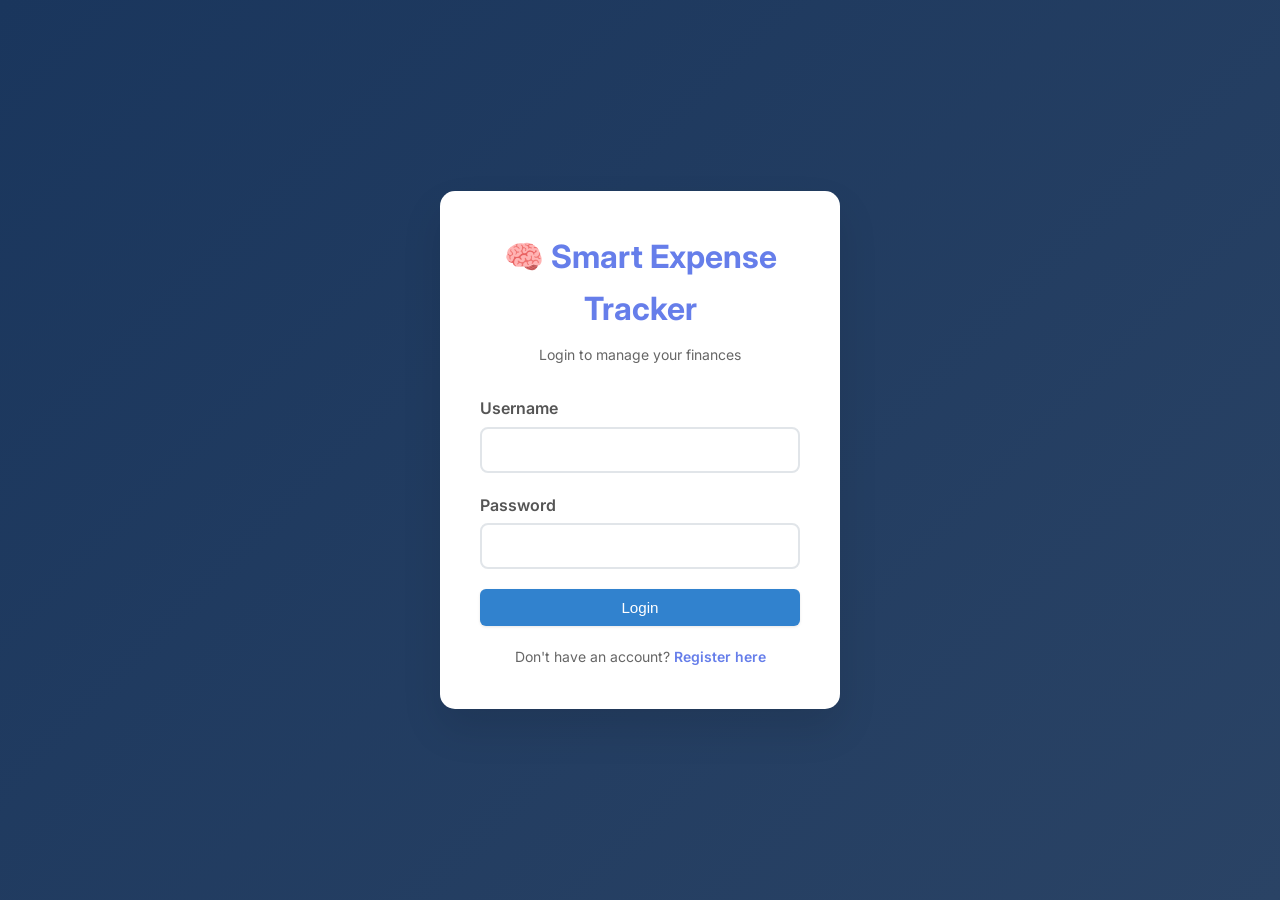
<file: frontend/index.html>
<!DOCTYPE html>
<html lang="en">

<head>
    <meta charset="UTF-8">
    <meta name="viewport" content="width=device-width, initial-scale=1.0">
    <title>Smart Expense Tracker - Login</title>
    <link rel="stylesheet" href="css/style.css">
</head>

<body>
    <div id="globalErrorLog"
        style="background: #ffcccc; color: #cc0000; padding: 10px; display: none; margin-bottom: 20px; border: 1px solid #cc0000;">
    </div>
    <script>
        window.onerror = function (msg, url, line, col, error) {
            var log = document.getElementById('globalErrorLog');
            log.style.display = 'block';
            log.innerHTML += 'Error: ' + msg + '<br>Line: ' + line + '<br>' + (error ? error.stack : '') + '<br><br>';
            return false;
        };
        console.error = (function (old) {
            return function () {
                var log = document.getElementById('globalErrorLog');
                log.style.display = 'block';
                log.innerHTML += 'Console Error: ' + Array.from(arguments).join(' ') + '<br><br>';
                old.apply(console, arguments);
            }
        })(console.error);
    </script>
    <div class="auth-container">
        <div class="auth-card">
            <div class="auth-header">
                <h1>🧠 Smart Expense Tracker</h1>
                <p>Login to manage your finances</p>
            </div>

            <form id="loginForm" class="auth-form">
                <div class="input-group">
                    <label for="username">Username</label>
                    <input type="text" id="username" name="username" required>
                </div>

                <div class="input-group">
                    <label for="password">Password</label>
                    <input type="password" id="password" name="password" required>
                </div>

                <button type="submit" class="btn-primary">Login</button>

                <div class="auth-link">
                    <p>Don't have an account? <a href="register.html">Register here</a></p>
                </div>
            </form>

            <div id="errorMessage" class="error-message"></div>
        </div>
    </div>

    <script src="js/api.js"></script>
    <script src="js/auth.js"></script>
</body>

</html>
</file>
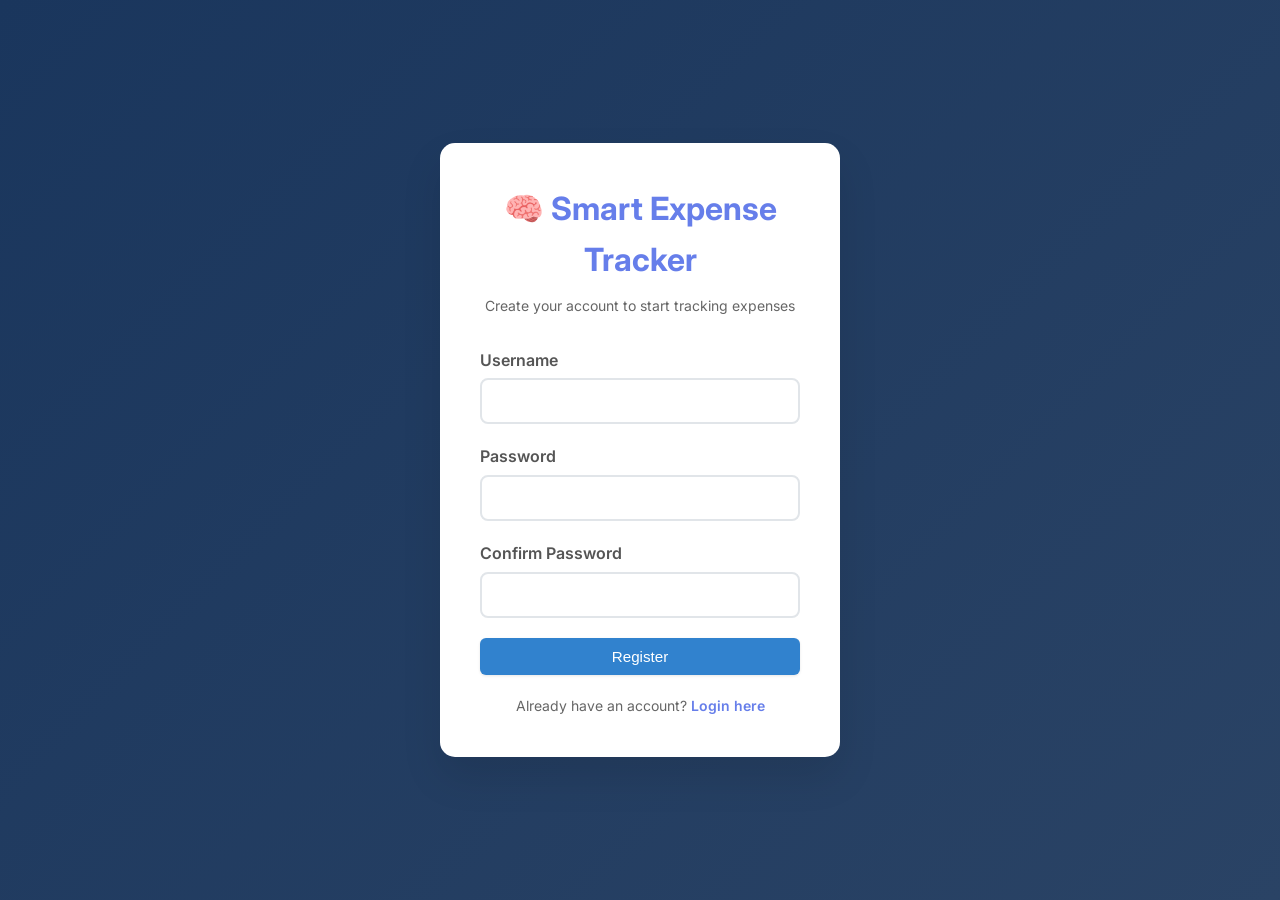
<file: frontend/register.html>
<!DOCTYPE html>
<html lang="en">

<head>
    <meta charset="UTF-8">
    <meta name="viewport" content="width=device-width, initial-scale=1.0">
    <title>Smart Expense Tracker - Register</title>
    <link rel="stylesheet" href="css/style.css">
</head>

<body>
    <div class="auth-container">
        <div class="auth-card">
            <div class="auth-header">
                <h1>🧠 Smart Expense Tracker</h1>
                <p>Create your account to start tracking expenses</p>
            </div>

            <form id="registerForm" class="auth-form">
                <div class="input-group">
                    <label for="regUsername">Username</label>
                    <input type="text" id="regUsername" name="username" required minlength="3">
                </div>

                <div class="input-group">
                    <label for="regPassword">Password</label>
                    <input type="password" id="regPassword" name="password" required minlength="6">
                </div>

                <div class="input-group">
                    <label for="confirmPassword">Confirm Password</label>
                    <input type="password" id="confirmPassword" name="confirmPassword" required>
                </div>

                <button type="submit" class="btn-primary">Register</button>

                <div class="auth-link">
                    <p>Already have an account? <a href="index.html">Login here</a></p>
                </div>
            </form>

            <div id="errorMessage" class="error-message"></div>
        </div>
    </div>

    <script src="js/api.js"></script>
    <script src="js/auth.js"></script>
</body>

</html>
</file>
<file: frontend/css/style.css>
@import url('https://fonts.googleapis.com/css2?family=Inter:wght@400;500;600;700&display=swap');

* {
    margin: 0;
    padding: 0;
    box-sizing: border-box;
}

body {
    font-family: 'Inter', system-ui, -apple-system, sans-serif;
    background-color: #f4f6f9;
    /* Clean corporate background */
    min-height: 100vh;
    color: #2d3748;
    /* Softer black */
    line-height: 1.6;
}

.auth-container {
    background: linear-gradient(135deg, #1a365d 0%, #2a4365 100%);
    /* Navy professional background for auth */
    display: flex;
    justify-content: center;
    align-items: center;
    min-height: 100vh;
    padding: 20px;
}

.auth-card {
    background: white;
    padding: 40px;
    border-radius: 15px;
    box-shadow: 0 20px 40px rgba(0, 0, 0, 0.1);
    width: 100%;
    max-width: 400px;
    animation: slideUp 0.5s ease-out;
}

@keyframes slideUp {
    from {
        opacity: 0;
        transform: translateY(30px);
    }

    to {
        opacity: 1;
        transform: translateY(0);
    }
}

.auth-header {
    text-align: center;
    margin-bottom: 30px;
}

.auth-header h1 {
    color: #667eea;
    font-size: 2rem;
    margin-bottom: 10px;
}

.auth-header p {
    color: #666;
    font-size: 14px;
}

.input-group {
    margin-bottom: 20px;
}

.input-group label {
    display: block;
    margin-bottom: 5px;
    font-weight: 600;
    color: #555;
}

.input-group input,
.input-group select {
    width: 100%;
    padding: 12px;
    border: 2px solid #e1e5e9;
    border-radius: 8px;
    font-size: 16px;
    transition: border-color 0.3s;
}

.input-group input:focus,
.input-group select:focus {
    outline: none;
    border-color: #667eea;
    box-shadow: 0 0 0 3px rgba(102, 126, 234, 0.1);
}

.btn-primary {
    background-color: #3182ce;
    /* Professional Blue */
    color: white;
    border: none;
    padding: 10px 20px;
    border-radius: 6px;
    cursor: pointer;
    font-size: 0.95rem;
    font-weight: 500;
    transition: all 0.2s;
    box-shadow: 0 1px 3px rgba(0, 0, 0, 0.1);
}

.btn-primary:hover {
    background-color: #2c5282;
    transform: translateY(-1px);
    box-shadow: 0 4px 6px rgba(0, 0, 0, 0.1);
}

.auth-form .btn-primary {
    width: 100%;
}

.btn-secondary {
    background-color: transparent;
    color: #4a5568;
    border: 1px solid #cbd5e0;
    padding: 8px 16px;
    border-radius: 6px;
    cursor: pointer;
    font-size: 0.95rem;
    font-weight: 500;
    transition: all 0.2s;
}

.btn-secondary:hover {
    background-color: #e2e8f0;
    color: #2d3748;
    border-color: #a0aec0;
}

.btn-success {
    background-color: #38a169;
    /* Muted Green */
    color: white;
    border: none;
    padding: 10px 20px;
    border-radius: 6px;
    cursor: pointer;
    font-size: 0.95rem;
    font-weight: 500;
    margin: 0 8px;
    transition: all 0.2s;
}

.btn-success:hover {
    background-color: #2f855a;
    transform: translateY(-1px);
}

.btn-info {
    background-color: #718096;
    /* Slate Gray for secondary actions */
    color: white;
    border: none;
    padding: 10px 20px;
    border-radius: 6px;
    cursor: pointer;
    font-size: 0.95rem;
    font-weight: 500;
    margin: 0 8px;
    transition: all 0.2s;
}

.btn-info:hover {
    background-color: #4a5568;
    transform: translateY(-1px);
}

.btn-danger {
    background: #dc3545;
    color: white;
    border: none;
    padding: 8px 16px;
    border-radius: 6px;
    cursor: pointer;
    font-size: 14px;
    transition: all 0.3s;
}

.btn-danger:hover {
    background: #c82333;
}

.navbar {
    background: white;
    padding: 1rem 2rem;
    border-bottom: 1px solid #e2e8f0;
    box-shadow: 0 1px 3px rgba(0, 0, 0, 0.05);
    /* Very subtle shadow */
    display: flex;
    justify-content: space-between;
    align-items: center;
}

.nav-brand h2 {
    color: #1a365d;
    /* Corporate Navy */
    font-weight: 700;
    font-size: 1.25rem;
    letter-spacing: -0.5px;
}

.nav-menu {
    display: flex;
    align-items: center;
    gap: 20px;
}

.nav-link {
    text-decoration: none;
    color: #555;
    font-weight: 500;
    padding: 8px 16px;
    border-radius: 6px;
    transition: all 0.3s;
}

.nav-link:hover,
.nav-link.active {
    background: #f8f9fa;
    color: #667eea;
}

.container {
    max-width: 1200px;
    margin: 0 auto;
    padding: 30px 20px;
}

.modal {
    display: none;
    position: fixed;
    z-index: 1000;
    left: 0;
    top: 0;
    width: 100%;
    height: 100%;
    background-color: rgba(0, 0, 0, 0.5);
    animation: fadeIn 0.3s ease-out;
}

@keyframes fadeIn {
    from {
        opacity: 0;
    }

    to {
        opacity: 1;
    }
}

.modal-content {
    background-color: white;
    margin: 5% auto;
    padding: 0;
    border-radius: 15px;
    width: 90%;
    max-width: 500px;
    animation: slideDown 0.3s ease-out;
}

@keyframes slideDown {
    from {
        opacity: 0;
        transform: translateY(-50px);
    }

    to {
        opacity: 1;
        transform: translateY(0);
    }
}

.modal-header {
    display: flex;
    justify-content: space-between;
    align-items: center;
    padding: 20px 30px;
    border-bottom: 1px solid #e1e5e9;
}

.modal-header h3 {
    color: #333;
    margin: 0;
}

.close {
    font-size: 28px;
    font-weight: bold;
    cursor: pointer;
    color: #999;
    transition: color 0.3s;
}

.close:hover {
    color: #333;
}

.modal form {
    padding: 30px;
}

.modal-actions {
    display: flex;
    gap: 10px;
    margin-top: 20px;
}

.modal-actions .btn-primary {
    width: auto;
    flex: 1;
}

.modal-actions .btn-secondary {
    width: auto;
    flex: 1;
    padding: 12px 24px;
    font-size: 16px;
}

.error-message {
    background: #f8d7da;
    color: #721c24;
    padding: 12px;
    border-radius: 8px;
    margin-top: 15px;
    display: none;
    border: 1px solid #f5c6cb;
}

.success-message {
    background: #d4edda;
    color: #155724;
    padding: 12px;
    border-radius: 8px;
    margin-top: 15px;
    border: 1px solid #c3e6cb;
}

.auth-link {
    text-align: center;
    margin-top: 20px;
}

.auth-link p {
    color: #666;
    font-size: 14px;
}

.auth-link a {
    color: #667eea;
    text-decoration: none;
    font-weight: 600;
}

.auth-link a:hover {
    text-decoration: underline;
}

.loading {
    text-align: center;
    padding: 40px;
    color: #666;
    font-style: italic;
}

.hidden {
    display: none !important;
}

.text-center {
    text-align: center;
}

.mb-20 {
    margin-bottom: 20px;
}

.mt-20 {
    margin-top: 20px;
}

@media (max-width: 768px) {
    .navbar {
        flex-direction: column;
        gap: 15px;
    }

    .nav-menu {
        width: 100%;
        justify-content: center;
    }

    .container {
        padding: 20px 15px;
    }

    .auth-card {
        padding: 30px 20px;
    }

    .modal-content {
        width: 95%;
        margin: 10% auto;
    }

    .modal form {
        padding: 20px;
    }
}
</file>
